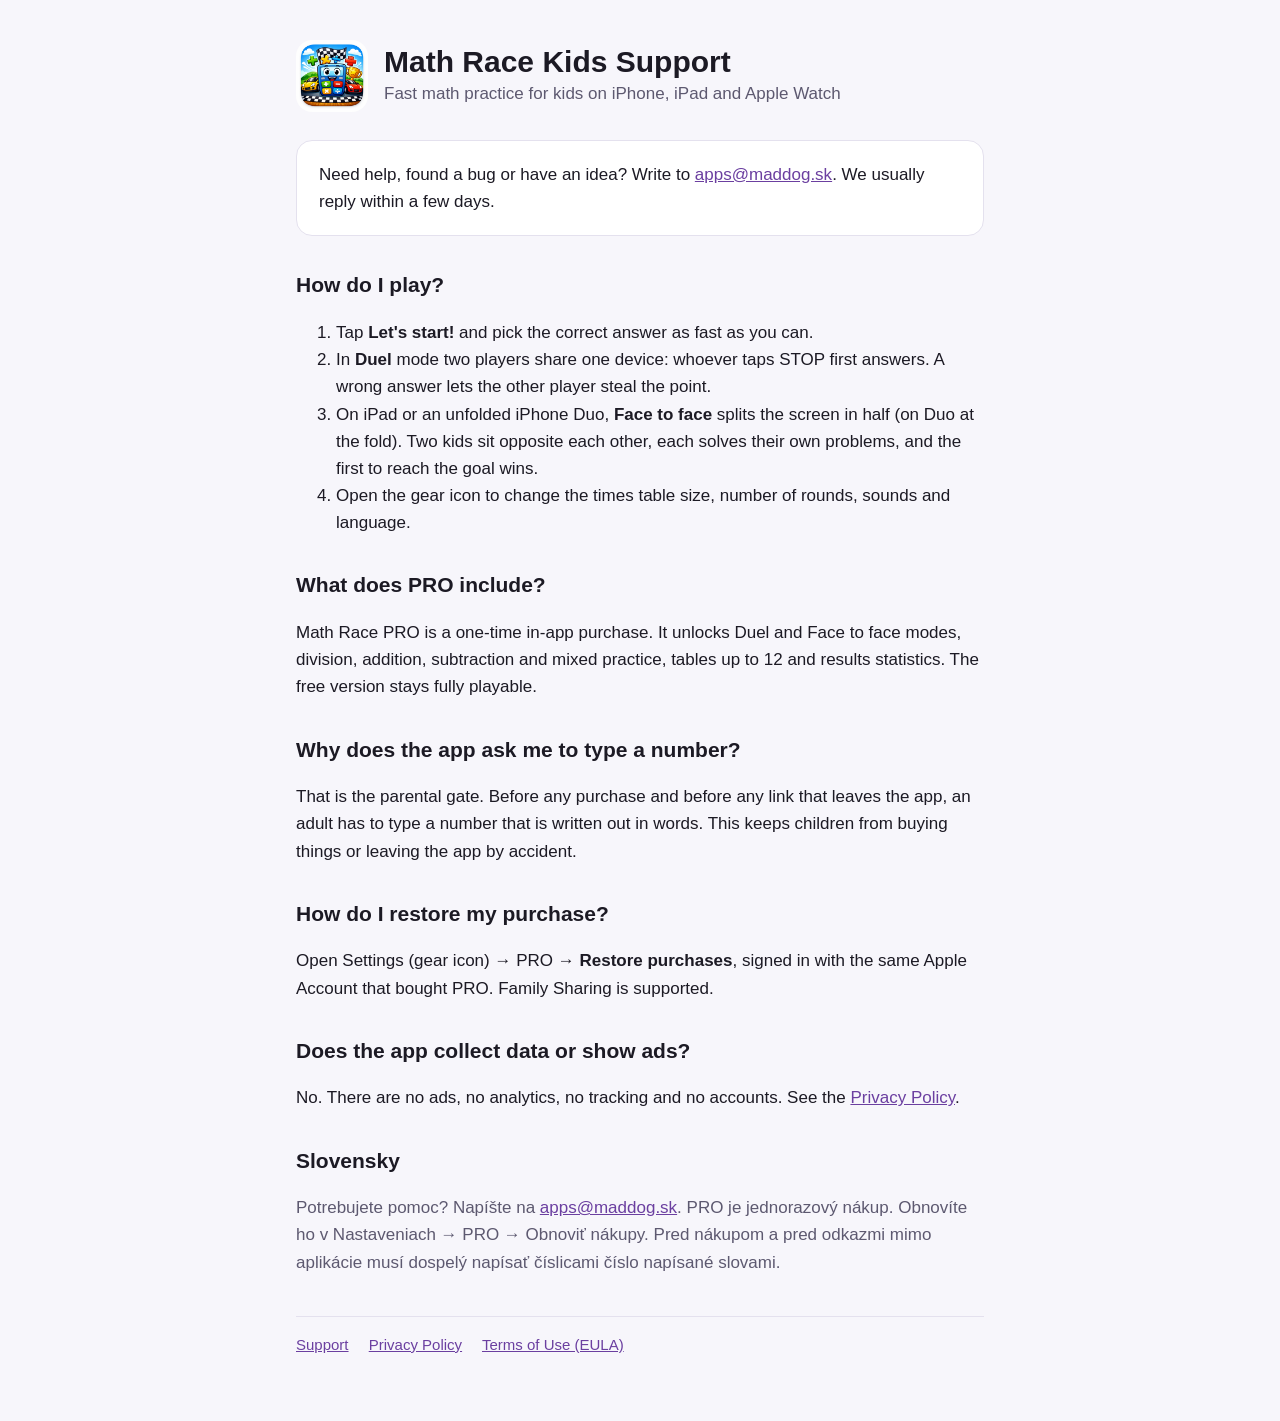
<file: docs/index.html>
<!doctype html>
<html lang="en">
<head>
  <meta charset="utf-8">
  <meta name="viewport" content="width=device-width, initial-scale=1">
  <title>Math Race Kids Support</title>
  <link rel="stylesheet" href="style.css">
</head>
<body>
<main>
  <header>
    <img src="icon.png" alt="Math Race Kids icon">
    <div>
      <h1>Math Race Kids Support</h1>
      <div class="muted">Fast math practice for kids on iPhone, iPad and Apple Watch</div>
    </div>
  </header>

  <div class="card">
    Need help, found a bug or have an idea? Write to <a href="mailto:apps@maddog.sk">apps@maddog.sk</a>.
    We usually reply within a few days.
  </div>

  <h2>How do I play?</h2>
  <ol>
    <li>Tap <strong>Let's start!</strong> and pick the correct answer as fast as you can.</li>
    <li>In <strong>Duel</strong> mode two players share one device: whoever taps STOP first answers.
      A wrong answer lets the other player steal the point.</li>
    <li>On iPad or an unfolded iPhone Duo, <strong>Face to face</strong> splits the screen in half (on Duo at the fold).
      Two kids sit opposite each other, each solves their own problems, and the first to reach the goal wins.</li>
    <li>Open the gear icon to change the times table size, number of rounds, sounds and language.</li>
  </ol>

  <h2>What does PRO include?</h2>
  <p>
    Math Race PRO is a one-time in-app purchase. It unlocks Duel and Face to face modes, division,
    addition, subtraction and mixed practice, tables up to 12 and results statistics.
    The free version stays fully playable.
  </p>

  <h2>Why does the app ask me to type a number?</h2>
  <p>
    That is the parental gate. Before any purchase and before any link that leaves the app, an adult
    has to type a number that is written out in words. This keeps children from buying things or
    leaving the app by accident.
  </p>

  <h2>How do I restore my purchase?</h2>
  <p>
    Open Settings (gear icon) → PRO → <strong>Restore purchases</strong>, signed in with the same Apple Account
    that bought PRO. Family Sharing is supported.
  </p>

  <h2>Does the app collect data or show ads?</h2>
  <p>No. There are no ads, no analytics, no tracking and no accounts. See the <a href="privacy.html">Privacy Policy</a>.</p>

  <h2>Slovensky</h2>
  <p class="muted">
    Potrebujete pomoc? Napíšte na <a href="mailto:apps@maddog.sk">apps@maddog.sk</a>.
    PRO je jednorazový nákup. Obnovíte ho v Nastaveniach → PRO → Obnoviť nákupy.
    Pred nákupom a pred odkazmi mimo aplikácie musí dospelý napísať číslicami číslo napísané slovami.
  </p>

  <nav>
    <a href="index.html">Support</a>
    <a href="privacy.html">Privacy Policy</a>
    <a href="https://www.apple.com/legal/internet-services/itunes/dev/stdeula/">Terms of Use (EULA)</a>
  </nav>
</main>
</body>
</html>
</file>
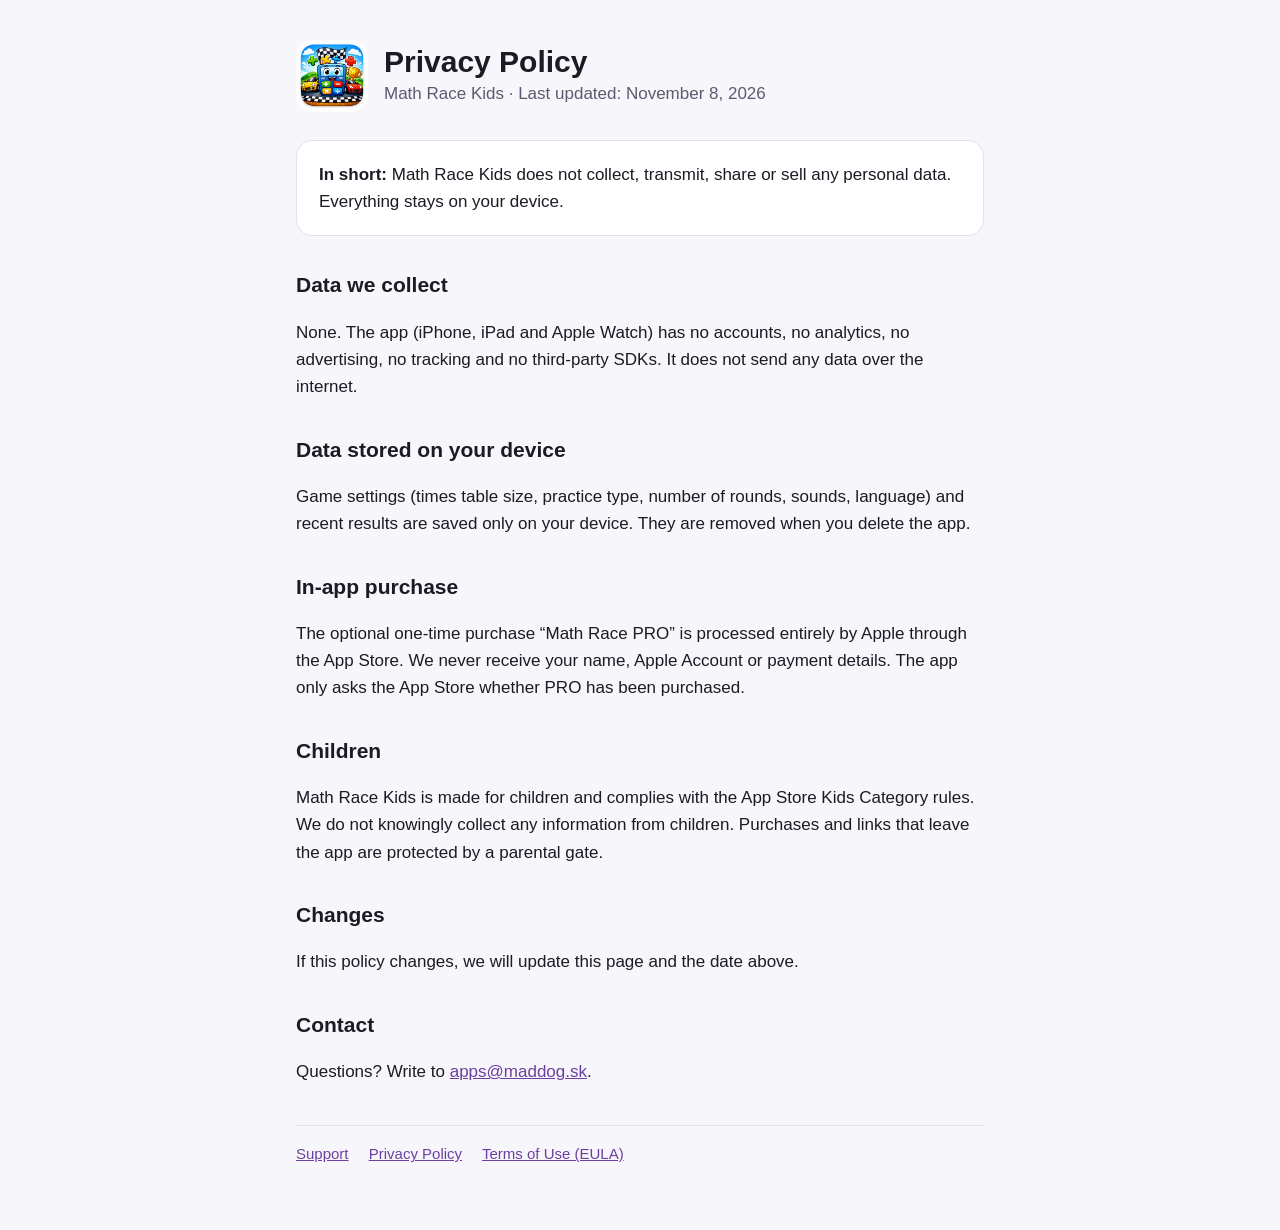
<file: docs/privacy.html>
<!doctype html>
<html lang="en">
<head>
  <meta charset="utf-8">
  <meta name="viewport" content="width=device-width, initial-scale=1">
  <title>Math Race Kids – Privacy Policy</title>
  <link rel="stylesheet" href="style.css">
</head>
<body>
<main>
  <header>
    <img src="icon.png" alt="Math Race Kids icon">
    <div>
      <h1>Privacy Policy</h1>
      <div class="muted">Math Race Kids · Last updated: November 8, 2026</div>
    </div>
  </header>

  <div class="card">
    <strong>In short:</strong> Math Race Kids does not collect, transmit, share or sell any personal data.
    Everything stays on your device.
  </div>

  <h2>Data we collect</h2>
  <p>
    None. The app (iPhone, iPad and Apple Watch) has no accounts, no analytics, no advertising, no tracking
    and no third-party SDKs. It does not send any data over the internet.
  </p>

  <h2>Data stored on your device</h2>
  <p>
    Game settings (times table size, practice type, number of rounds, sounds, language) and recent results
    are saved only on your device. They are removed when you delete the app.
  </p>

  <h2>In-app purchase</h2>
  <p>
    The optional one-time purchase “Math Race PRO” is processed entirely by Apple through the App Store.
    We never receive your name, Apple Account or payment details. The app only asks the App Store
    whether PRO has been purchased.
  </p>

  <h2>Children</h2>
  <p>
    Math Race Kids is made for children and complies with the App Store Kids Category rules.
    We do not knowingly collect any information from children. Purchases and links that leave the app
    are protected by a parental gate.
  </p>

  <h2>Changes</h2>
  <p>If this policy changes, we will update this page and the date above.</p>

  <h2>Contact</h2>
  <p>Questions? Write to <a href="mailto:apps@maddog.sk">apps@maddog.sk</a>.</p>

  <nav>
    <a href="index.html">Support</a>
    <a href="privacy.html">Privacy Policy</a>
    <a href="https://www.apple.com/legal/internet-services/itunes/dev/stdeula/">Terms of Use (EULA)</a>
  </nav>
</main>
</body>
</html>
</file>
<file: docs/style.css>
:root {
  --bg: #f7f6fb;
  --card: #ffffff;
  --text: #1c1a24;
  --muted: #5d5970;
  --accent: #6b3fa0;
  --line: #e4e1ee;
}
@media (prefers-color-scheme: dark) {
  :root {
    --bg: #121019;
    --card: #1c1926;
    --text: #efedf5;
    --muted: #a9a4bb;
    --accent: #c39cf0;
    --line: #2d2a3a;
  }
}
* { box-sizing: border-box; }
body {
  margin: 0;
  background: var(--bg);
  color: var(--text);
  font: 17px/1.6 -apple-system, BlinkMacSystemFont, "Segoe UI", Roboto, sans-serif;
}
main { max-width: 720px; margin: 0 auto; padding: 40px 16px 64px; }
header { display: flex; align-items: center; gap: 16px; margin-bottom: 28px; }
header img { width: 72px; height: 72px; border-radius: 16px; }
h1 { font-size: 30px; line-height: 1.2; margin: 0; }
h2 { font-size: 21px; margin: 32px 0 8px; }
p, li { color: var(--text); }
.muted { color: var(--muted); }
.card {
  background: var(--card);
  border: 1px solid var(--line);
  border-radius: 16px;
  padding: 20px 22px;
  margin: 18px 0;
}
a { color: var(--accent); }
nav { margin-top: 40px; padding-top: 16px; border-top: 1px solid var(--line); font-size: 15px; }
nav a { margin-right: 16px; }
</file>
